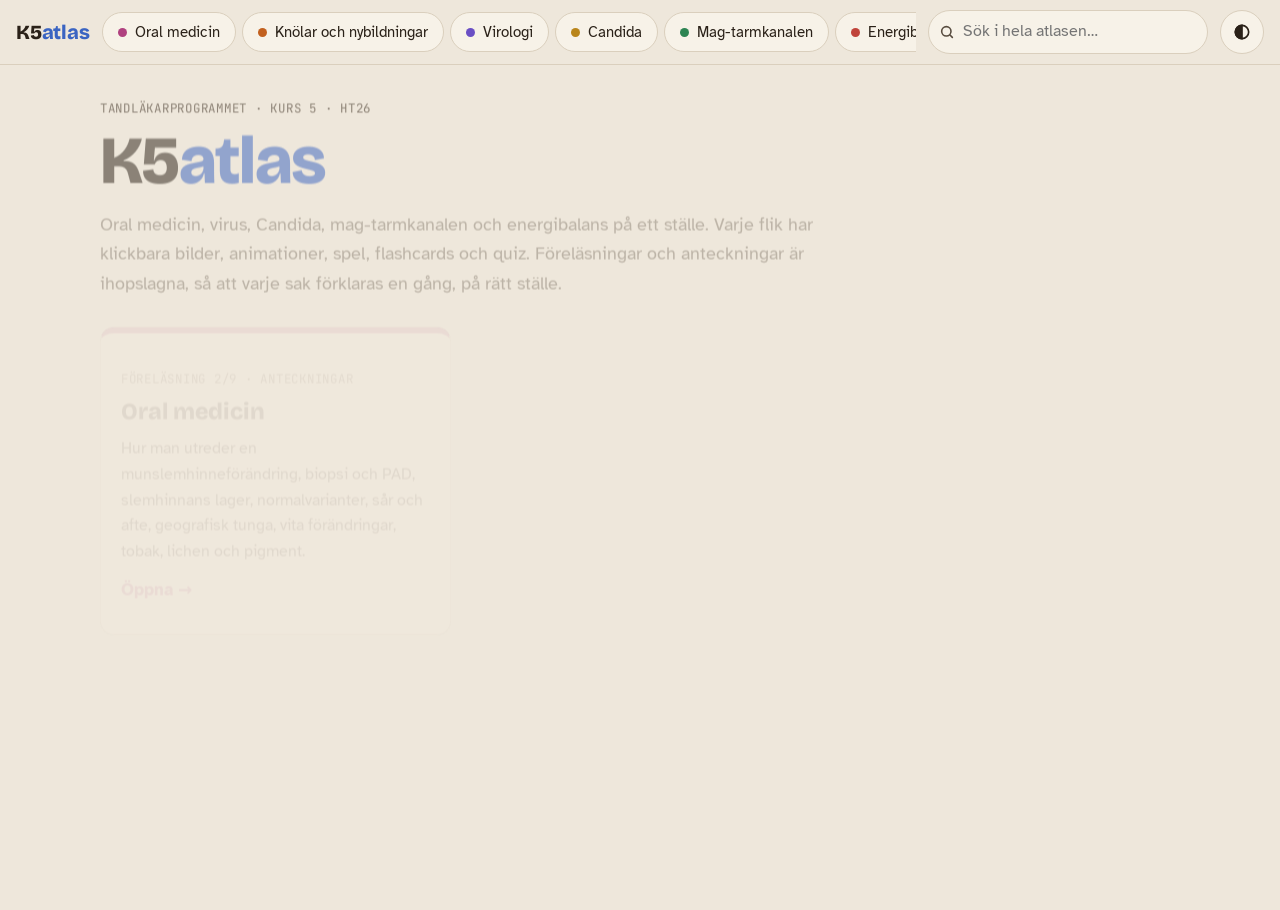
<file: index.html>
<!doctype html><html lang="sv"><head><meta charset="utf-8"><title>K5-atlas</title><meta http-equiv="refresh" content="0; url=K5-atlas.html"></head><body><a href="K5-atlas.html">Öppna K5-atlas</a></body></html>
</file>
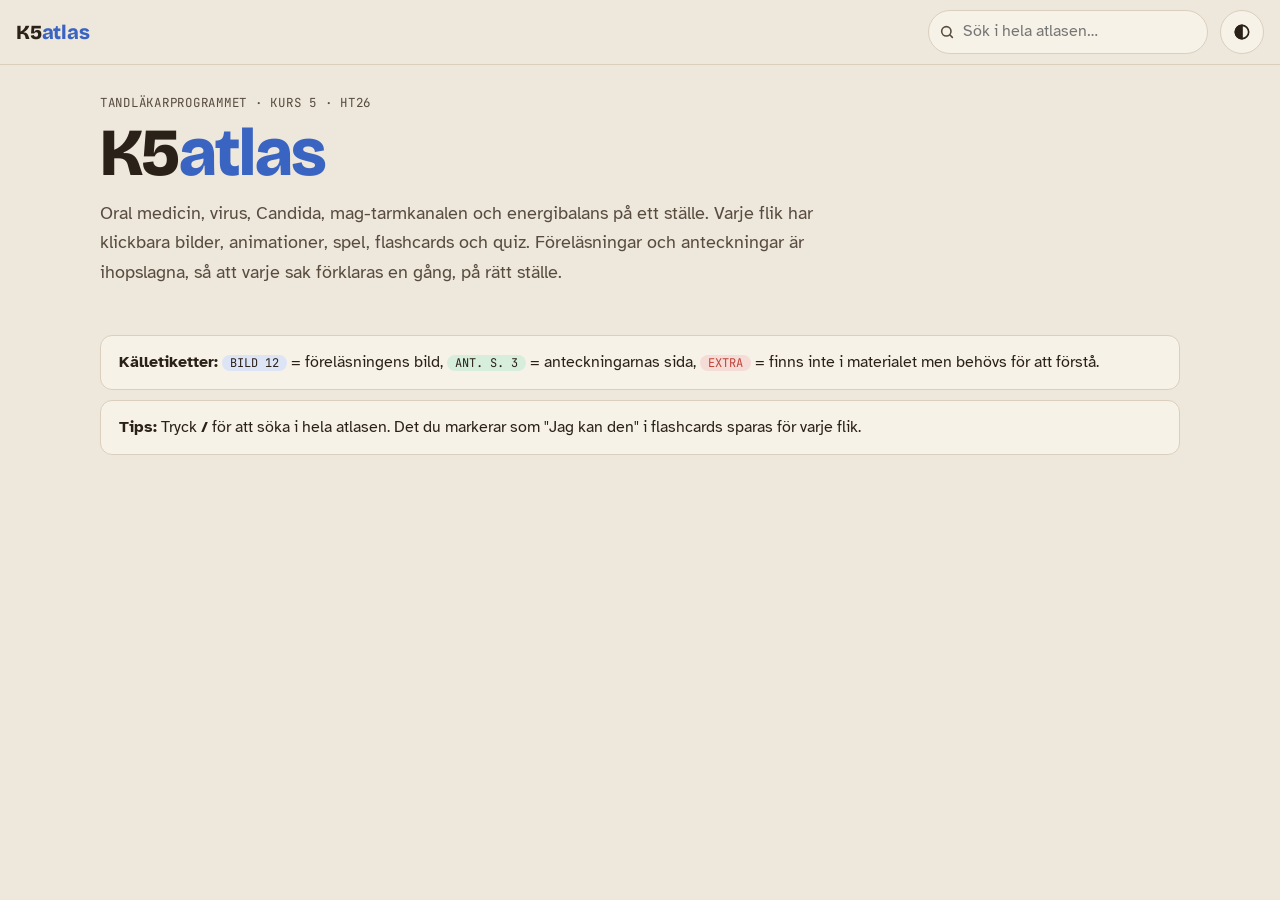
<file: src/shell.html>
<!doctype html><html lang="sv"><head><meta charset="utf-8"><meta name="viewport" content="width=device-width,initial-scale=1,viewport-fit=cover">
<title>K5-atlas</title>
<script>(function(){try{var t=localStorage.getItem("k5atlas_theme");if(t==="light"||t==="dark")document.documentElement.setAttribute("data-theme",t)}catch(e){}})();</script>
<link rel="preconnect" href="https://fonts.googleapis.com"><link rel="preconnect" href="https://fonts.gstatic.com" crossorigin>
<link rel="stylesheet" href="https://fonts.googleapis.com/css2?family=Bricolage+Grotesque:opsz,wght@12..96,700;12..96,800&family=Atkinson+Hyperlegible:wght@400;700&family=JetBrains+Mono:wght@500&display=swap">
<style>
:root{--bg:#EEE7DB;--paper:#F7F2E8;--ink:#2A2118;--muted:#584C3F;--line:#DACFBD;--blue:#3A64C2;--gold:#B9851A;
  --f-display:"Bricolage Grotesque","Segoe UI",system-ui,sans-serif;--f-body:"Atkinson Hyperlegible","Segoe UI",system-ui,sans-serif;--f-mono:"JetBrains Mono",ui-monospace,Consolas,monospace;
  --ease-out:cubic-bezier(.22,1,.36,1);--ease-spring:cubic-bezier(.34,1.4,.55,1);color-scheme:light}
@media (prefers-color-scheme: dark){:root:not([data-theme="light"]){--bg:#16120E;--paper:#211B15;--ink:#EDE5D8;--muted:#B9AC99;--line:#3A3128;--blue:#86A6EE;--gold:#E3B04F;color-scheme:dark}}
:root[data-theme="dark"]{--bg:#16120E;--paper:#211B15;--ink:#EDE5D8;--muted:#B9AC99;--line:#3A3128;--blue:#86A6EE;--gold:#E3B04F;color-scheme:dark}
*{box-sizing:border-box}
html,body{height:100%}
body{margin:0;background:var(--bg);color:var(--ink);font-family:var(--f-body);font-size:17px;line-height:1.6;display:flex;flex-direction:column;-webkit-font-smoothing:antialiased}
.top{display:flex;align-items:center;gap:12px;padding:10px 16px;border-bottom:1px solid var(--line);background:var(--bg);flex-wrap:wrap;padding-top:calc(10px + env(safe-area-inset-top,0px))}
.brand{font-family:var(--f-display);font-weight:800;font-size:1.25rem;letter-spacing:-.01em;background:none;border:0;color:var(--ink);cursor:pointer;padding:0;min-height:44px}
.brand em{font-style:normal;color:var(--blue)}
.tabs{display:flex;gap:6px;overflow-x:auto;scrollbar-width:none;flex:1;min-width:0}
.tabs button{font:inherit;font-size:.95rem;white-space:nowrap;border:1px solid var(--line);background:var(--paper);color:var(--ink);border-radius:999px;padding:7px 15px;min-height:40px;cursor:pointer;display:flex;gap:8px;align-items:center;transition:background-color .25s var(--ease-out),color .25s var(--ease-out),border-color .25s var(--ease-out),transform .2s var(--ease-out)}
.tabs button:active{transform:scale(.95)}
.tabs button i{width:9px;height:9px;border-radius:50%;display:inline-block}
.tabs button[aria-selected="true"]{background:var(--ink);color:var(--bg);border-color:var(--ink)}
.tabs button:focus-visible,.card:focus-visible,.brand:focus-visible,.theme:focus-visible{outline:2px solid var(--blue);outline-offset:2px}
.theme{font:inherit;width:44px;height:44px;border-radius:50%;border:1px solid var(--line);background:var(--paper);color:var(--ink);cursor:pointer;display:grid;place-items:center;flex:none;transition:transform .3s var(--ease-spring)}
.theme:hover{transform:rotate(-20deg)}
.theme svg{width:20px;height:20px}
main{flex:1;min-height:0;position:relative}
iframe{border:0;width:100%;height:100%;display:block;background:var(--bg)}
.home{height:100%;overflow:auto;padding:28px 16px 60px}
.home .in{max-width:1080px;margin:0 auto}
.mono{font-family:var(--f-mono);font-size:.78rem;letter-spacing:.06em;text-transform:uppercase;color:var(--muted)}
h1{font-family:var(--f-display);font-weight:800;font-size:clamp(2.4rem,6vw,4.2rem);letter-spacing:-.025em;line-height:1.1;margin:4px 0 8px}
h1 em{font-style:normal;color:var(--blue)}
.lead{font-size:1.15rem;color:var(--muted);max-width:62ch;margin:0 0 24px;line-height:1.6}
.cards{display:grid;grid-template-columns:repeat(auto-fit,minmax(260px,1fr));gap:14px}
.card{text-align:left;font:inherit;color:var(--ink);background:var(--paper);border:1px solid var(--line);border-top:6px solid var(--c);border-radius:14px;padding:18px 20px;cursor:pointer;transition:transform .35s var(--ease-spring),box-shadow .35s var(--ease-out);animation:cardIn .7s var(--ease-out) backwards;animation-delay:calc(var(--i,0) * 90ms + 120ms)}
.card:hover{transform:translateY(-4px);box-shadow:0 4px 10px rgb(60 40 20/.08),0 18px 40px rgb(60 40 20/.12)}
.card:active{transform:translateY(-1px) scale(.99)}
.card b{display:block;font-family:var(--f-display);font-size:1.45rem;font-weight:800;margin:2px 0 6px}
.card p{margin:0 0 12px;font-size:1rem;line-height:1.6}
.card span.go{font-weight:700;color:var(--c);display:inline-block;transition:transform .3s var(--ease-out)}
.card:hover span.go{transform:translateX(5px)}
.tip{margin-top:24px;background:var(--paper);border:1px solid var(--line);border-radius:12px;padding:14px 18px;font-size:.98rem}
.tip+.tip{margin-top:10px}
.home .in>.mono,.home h1,.home .lead,.home .tip{animation:cardIn .7s var(--ease-out) backwards}
.home h1{animation-delay:.05s}.home .lead{animation-delay:.1s}.home .tip{animation-delay:.45s}
@keyframes cardIn{from{opacity:0;transform:translateY(16px)}}
@media (prefers-reduced-motion: reduce){.card,.home .in>*{animation:none}.card,.tabs button,.theme{transition:none}}
.gsearch{position:relative;flex:0 1 280px;min-width:180px}
.gsearch input{width:100%;font:inherit;font-size:16px;padding:8px 12px 8px 34px;min-height:44px;border-radius:999px;border:1px solid var(--line);background:var(--paper);color:var(--ink)}
.gsearch input:focus{outline:2px solid var(--blue);outline-offset:1px}
.gsearch svg{position:absolute;left:11px;top:50%;width:16px;height:16px;transform:translateY(-50%);color:var(--muted);pointer-events:none}
.gres{position:absolute;right:0;top:calc(100% + 8px);width:min(520px,calc(100vw - 32px));max-height:min(70vh,560px);overflow-y:auto;background:var(--paper);border:1px solid var(--line);border-radius:14px;box-shadow:0 6px 16px rgb(40 30 20/.14),0 20px 50px rgb(40 30 20/.2);z-index:40;padding:6px;overscroll-behavior:contain}
.gres a{display:block;padding:9px 11px;border-radius:10px;color:var(--ink);text-decoration:none;cursor:pointer}
.gres a:hover,.gres a.on{background:var(--bg)}
.gres .gt{display:flex;gap:8px;align-items:baseline;flex-wrap:wrap}
.gres .gt b{font-family:var(--f-display);font-size:1rem}
.gres .gt span{font-family:var(--f-mono);font-size:.68rem;letter-spacing:.05em;text-transform:uppercase;color:var(--muted)}
.gres .gt i{font-style:normal;font-size:.7rem;border:1px solid var(--line);border-radius:999px;padding:0 7px;color:var(--muted)}
.gres p{margin:2px 0 0;font-size:.88rem;color:var(--muted);line-height:1.45}
.gres mark{background:color-mix(in srgb,var(--gold) 45%,transparent);color:inherit;border-radius:3px;padding:0 1px}
.gres .gempty{padding:12px;color:var(--muted);font-size:.92rem}
@media (max-width:760px){.top{gap:8px 10px;padding-bottom:8px}.gsearch{order:2;flex:1 1 120px;min-width:0}.theme{order:3}.tabs{order:4;flex:1 1 100%}.gres{position:fixed;left:16px;right:16px;top:calc(64px + env(safe-area-inset-top,0px));width:auto}}
[hidden]{display:none!important}
</style></head><body>
<header class="top">
  <button class="brand" id="brand" type="button">K5<em>atlas</em></button>
  <nav class="tabs" id="tabs" role="tablist" aria-label="Kapitel"></nav>
  <div class="gsearch" role="search"><svg viewBox="0 0 24 24" fill="none" stroke="currentColor" stroke-width="2.4" stroke-linecap="round" aria-hidden="true"><circle cx="11" cy="11" r="7"/><path d="M20 20l-3.5-3.5"/></svg><input type="search" id="gq" placeholder="Sök i hela atlasen…" aria-label="Sök i hela atlasen" autocomplete="off" aria-controls="gres" aria-expanded="false"><div class="gres" id="gres" role="listbox" hidden></div></div>
  <button class="theme" id="theme" type="button" aria-label="Byt till mörkt läge" title="Ljust/mörkt läge"><svg viewBox="0 0 24 24" fill="none" stroke="currentColor" stroke-width="2" stroke-linecap="round" aria-hidden="true"><circle cx="12" cy="12" r="8"/><path d="M12 4a8 8 0 0 0 0 16z" fill="currentColor"/></svg></button>
</header>
<main id="main">
  <div class="home" id="home">
    <div class="in">
      <div class="mono">Tandläkarprogrammet · Kurs 5 · HT26</div>
      <h1>K5<em>atlas</em></h1>
      <p class="lead">Oral medicin, virus, Candida, mag-tarmkanalen och energibalans på ett ställe. Varje flik har klickbara bilder, animationer, spel, flashcards och quiz. Föreläsningar och anteckningar är ihopslagna, så att varje sak förklaras en gång, på rätt ställe.</p>
      <div class="cards" id="cards"></div>
      <div class="tip"><b>Källetiketter:</b> <span style="background:#DCE4F6;color:#2A2118;border-radius:99px;padding:0 8px;font-family:var(--f-mono);font-size:.75rem">BILD 12</span> = föreläsningens bild, <span style="background:#D7EEDD;color:#2A2118;border-radius:99px;padding:0 8px;font-family:var(--f-mono);font-size:.75rem">ANT. S. 3</span> = anteckningarnas sida, <span style="background:#F5DCD6;color:#C0443A;border-radius:99px;padding:0 8px;font-family:var(--f-mono);font-size:.75rem">EXTRA</span> = finns inte i materialet men behövs för att förstå.</div>
      <div class="tip"><b>Tips:</b> Tryck <b>/</b> för att söka i hela atlasen. Det du markerar som "Jag kan den" i flashcards sparas för varje flik.</div>
    </div>
  </div>
</main>
<script id="pages" type="application/json"><!--PAGES--></script>
<script>
(function(){
  const META=/*META*/;
  const PAGES=JSON.parse(document.getElementById("pages").textContent);
  const tabs=document.getElementById("tabs"),cards=document.getElementById("cards"),main=document.getElementById("main"),home=document.getElementById("home");
  const frames={};
  META.forEach(p=>{
    const b=document.createElement("button");b.type="button";b.setAttribute("role","tab");b.dataset.id=p.id;
    b.innerHTML='<i style="background:'+p.color+'"></i>'+p.title;b.onclick=()=>go(p.id);tabs.appendChild(b);
    const c=document.createElement("button");c.type="button";c.className="card";c.style.setProperty("--c",p.color);
    c.innerHTML='<span class="mono">'+p.sub+'</span><b>'+p.title+'</b><p>'+p.desc+'</p><span class="go">Öppna →</span>';c.onclick=()=>go(p.id);c.style.setProperty("--i",cards.children.length);cards.appendChild(c);
  });
  const noAnim=matchMedia("(prefers-reduced-motion: reduce)").matches;
  /* tema */
  const themeBtn=document.getElementById("theme");
  function curTheme(){const t=document.documentElement.getAttribute("data-theme");if(t)return t;return matchMedia("(prefers-color-scheme: dark)").matches?"dark":"light"}
  function applyTheme(t,save){
    document.documentElement.setAttribute("data-theme",t);
    for(const k in frames){try{frames[k].contentDocument.documentElement.setAttribute("data-theme",t)}catch(e){}}
    themeBtn.setAttribute("aria-label",t==="dark"?"Byt till ljust läge":"Byt till mörkt läge");
    if(save){try{localStorage.setItem("k5atlas_theme",t)}catch(e){}}
  }
  themeBtn.onclick=()=>applyTheme(curTheme()==="dark"?"light":"dark",true);
  themeBtn.setAttribute("aria-label",curTheme()==="dark"?"Byt till ljust läge":"Byt till mörkt läge");
  function go(id,noHash){
    if(!META.some(p=>p.id===id))id="";
    home.hidden=!!id;
    for(const k in frames)frames[k].hidden=k!==id;
    if(id&&!frames[id]){const f=document.createElement("iframe");f.title=META.find(p=>p.id===id).title;f.srcdoc=PAGES[id];
      f.addEventListener("load",()=>{const t=document.documentElement.getAttribute("data-theme");if(t){try{f.contentDocument.documentElement.setAttribute("data-theme",t)}catch(e){}}});
      frames[id]=f;main.appendChild(f)}
    const shown=id?frames[id]:home;if(shown&&!noAnim&&shown.animate){shown.animate([{opacity:0,transform:"translateY(10px)"},{opacity:1,transform:"none"}],{duration:420,easing:"cubic-bezier(.22,1,.36,1)"})}
    tabs.querySelectorAll("button").forEach(b=>{const on=b.dataset.id===id;b.setAttribute("aria-selected",on);if(on)b.scrollIntoView({block:"nearest",inline:"nearest"})});
    if(!noHash){try{history.replaceState(null,"",id?"#"+id:location.pathname+location.search)}catch(e){}}
    try{localStorage.setItem("k5atlas_tab",id)}catch(e){}
  }
  function waitFor(fn,ms){return new Promise(res=>{const t0=Date.now();(function tick(){const r=fn();if(r||Date.now()-t0>ms)return res(r);setTimeout(tick,80)})()})}
  /* länkar mellan flikar */
  window.K5go=async function(id,sec){
    go(id);if(!sec)return;
    const f=await waitFor(()=>{const fr=frames[id];return fr&&fr.contentDocument&&fr.contentDocument.readyState==="complete"&&fr.contentDocument.getElementById(sec)?fr:null},6000);
    if(!f)return;const t=f.contentDocument.getElementById(sec);t.classList.add("in");t.querySelectorAll(".rv").forEach(x=>x.classList.add("in"));
    f.contentDocument.documentElement.style.scrollBehavior="auto";t.scrollIntoView({block:"start"});f.contentDocument.documentElement.style.scrollBehavior="";
  };
  window.K5frames=frames;
  document.getElementById("brand").onclick=()=>go("");
  let start=location.hash.slice(1);
  if(!start){try{start=localStorage.getItem("k5atlas_tab")||""}catch(e){}}
  go(start,true);
})();
</script>
<script id="sidx" type="application/json"><!--SIDX--></script>
<script id="stitles" type="application/json"><!--TITLES--></script>
<script>
(function(){
  const IDX=JSON.parse(document.getElementById("sidx").textContent),T=JSON.parse(document.getElementById("stitles").textContent);
  const q=document.getElementById("gq"),box=document.getElementById("gres");
  const norm=s=>s.toLowerCase().normalize("NFD").replace(/[̀-ͯ]/g,"");
  IDX.forEach(e=>{e.nh=norm(e.h);e.nx=norm(e.x)});
  const esc=s=>s.replace(/[&<>"]/g,c=>({"&":"&amp;","<":"&lt;",">":"&gt;",'"':"&quot;"}[c]));
  let hits=[],sel=-1;
  function mark(s,words){const ns=norm(s);const R=[];for(const w of words){let i=0;while((i=ns.indexOf(w,i))>=0){R.push([i,i+w.length]);i+=w.length}}
    R.sort((p,r)=>p[0]-r[0]);let out="",k=0;for(const [a,b] of R){if(a<k)continue;out+=esc(s.slice(k,a))+"<mark>"+esc(s.slice(a,b))+"</mark>";k=b}return out+esc(s.slice(k))}
  function snippet(e,words){const x=e.x,nx=e.nx;let pos=-1;for(const w of words){const p=nx.indexOf(w);if(p>=0&&(pos<0||p<pos))pos=p}
    let a=Math.max(0,pos-60),b=Math.min(x.length,(pos<0?0:pos)+150);if(e.g){a=0;b=Math.min(x.length,200)}
    return mark((a>0?"…":"")+x.slice(a,b)+(b<x.length?"…":""),words)}
  function search(v){
    const words=norm(v).split(/\s+/).filter(Boolean);
    if(!words.length||norm(v).trim().length<2){hits=[];render(words);return}
    const R=[];
    for(const e of IDX){let sc=0,ok=true;
      for(const w of words){const inH=e.nh.indexOf(w),inX=e.nx.indexOf(w);if(inH<0&&inX<0){ok=false;break}
        if(inH===0)sc+=e.g?40:25;else if(inH>0)sc+=15;if(inX>=0)sc+=3+Math.min(5,e.nx.split(w).length-1)}
      if(!ok)continue;if(e.g&&e.nh===words.join(" "))sc+=60;R.push([sc,e])}
    R.sort((a,b)=>b[0]-a[0]);hits=R.slice(0,30).map(r=>r[1]);render(words)}
  function render(words){
    sel=-1;if(!q.value.trim()){box.hidden=true;q.setAttribute("aria-expanded","false");return}
    box.hidden=false;q.setAttribute("aria-expanded","true");
    if(!hits.length){box.innerHTML='<div class="gempty">Inga träffar. Testa ett annat ord.</div>';return}
    box.innerHTML=hits.map((e,i)=>`<a role="option" data-i="${i}"><div class="gt"><b>${mark(e.h,words)}</b><span>${esc(T[e.t]||"")}</span>${e.g?"<i>begrepp</i>":""}</div><p>${snippet(e,words)}</p></a>`).join("");
  }
  function waitFor(fn,ms){return new Promise(res=>{const t0=Date.now();(function tick(){const r=fn();if(r||Date.now()-t0>ms)return res(r);setTimeout(tick,80)})()})}
  async function openHit(e,words){
    box.hidden=true;q.setAttribute("aria-expanded","false");q.blur();
    const tb=document.querySelector('#tabs button[data-id="'+e.t+'"]');if(!tb)return;tb.click();
    const f=await waitFor(()=>{const fr=[...document.querySelectorAll("#main iframe")].find(x=>!x.hidden);return fr&&fr.contentDocument&&fr.contentDocument.readyState==="complete"&&fr.contentDocument.getElementById(e.s)?fr:null},6000);
    if(!f)return;const d=f.contentDocument;
    if(e.g){const gs=d.getElementById("glSearch");if(gs){gs.value=e.h;gs.dispatchEvent(new Event("input"))}}
    const target=d.getElementById(e.s);if(!target)return;
    d.documentElement.style.scrollBehavior="auto";
    target.querySelectorAll(".rv").forEach(x=>x.classList.add("in"));target.classList.add("in");
    target.scrollIntoView({block:"start"});d.documentElement.style.scrollBehavior="";
    if(e.g)return;
    if(e.s==="fragor"){const det=[...d.querySelectorAll("details.qa")].find(x=>norm(x.querySelector("summary").textContent).includes(norm(e.h).slice(0,30)));if(det){det.open=true;det.scrollIntoView({block:"center"})}}
    const w=words.slice().sort((a,b)=>b.length-a.length)[0];if(!w)return;
    const tw=d.createTreeWalker(target,NodeFilter.SHOW_TEXT,{acceptNode:n=>n.parentElement&&!n.parentElement.closest("svg,script,style")&&n.parentElement.offsetParent!==null&&norm(n.nodeValue).includes(w)?1:3});
    const n=tw.nextNode();if(!n)return;
    const i=norm(n.nodeValue).indexOf(w),r=d.createRange();r.setStart(n,i);r.setEnd(n,i+w.length);
    const m=d.createElement("mark");m.style.cssText="background:#F5C542;color:#111;border-radius:3px;padding:0 2px;transition:background-color 1.5s";
    try{r.surroundContents(m)}catch(err){return}
    m.scrollIntoView({block:"center"});
    setTimeout(()=>{m.style.backgroundColor="transparent"},2600);setTimeout(()=>{const p=m.parentNode;if(!p)return;p.replaceChild(d.createTextNode(m.textContent),m);p.normalize()},4300);
  }
  let tmr;q.addEventListener("input",()=>{clearTimeout(tmr);tmr=setTimeout(()=>search(q.value),120)});
  q.addEventListener("focus",()=>{if(q.value.trim())search(q.value)});
  q.addEventListener("keydown",ev=>{const as=[...box.querySelectorAll("a")];
    if(ev.key==="ArrowDown"||ev.key==="ArrowUp"){ev.preventDefault();if(!as.length)return;sel=(sel+(ev.key==="ArrowDown"?1:-1)+as.length)%as.length;as.forEach((a,i)=>a.classList.toggle("on",i===sel));as[sel].scrollIntoView({block:"nearest"})}
    else if(ev.key==="Enter"){ev.preventDefault();const i=sel<0?0:sel;if(hits[i])openHit(hits[i],norm(q.value).split(/\s+/).filter(Boolean))}
    else if(ev.key==="Escape"){box.hidden=true;q.blur()}});
  box.addEventListener("mousedown",ev=>ev.preventDefault());
  box.addEventListener("click",ev=>{const a=ev.target.closest("a[data-i]");if(a)openHit(hits[+a.dataset.i],norm(q.value).split(/\s+/).filter(Boolean))});
  document.addEventListener("click",ev=>{if(!ev.target.closest(".gsearch"))box.hidden=true});
  document.addEventListener("keydown",ev=>{if(ev.key==="/"&&document.activeElement!==q&&!/input|textarea/i.test(document.activeElement.tagName)){ev.preventDefault();q.focus();q.select()}});
})();
</script>
</body></html>
</file>
